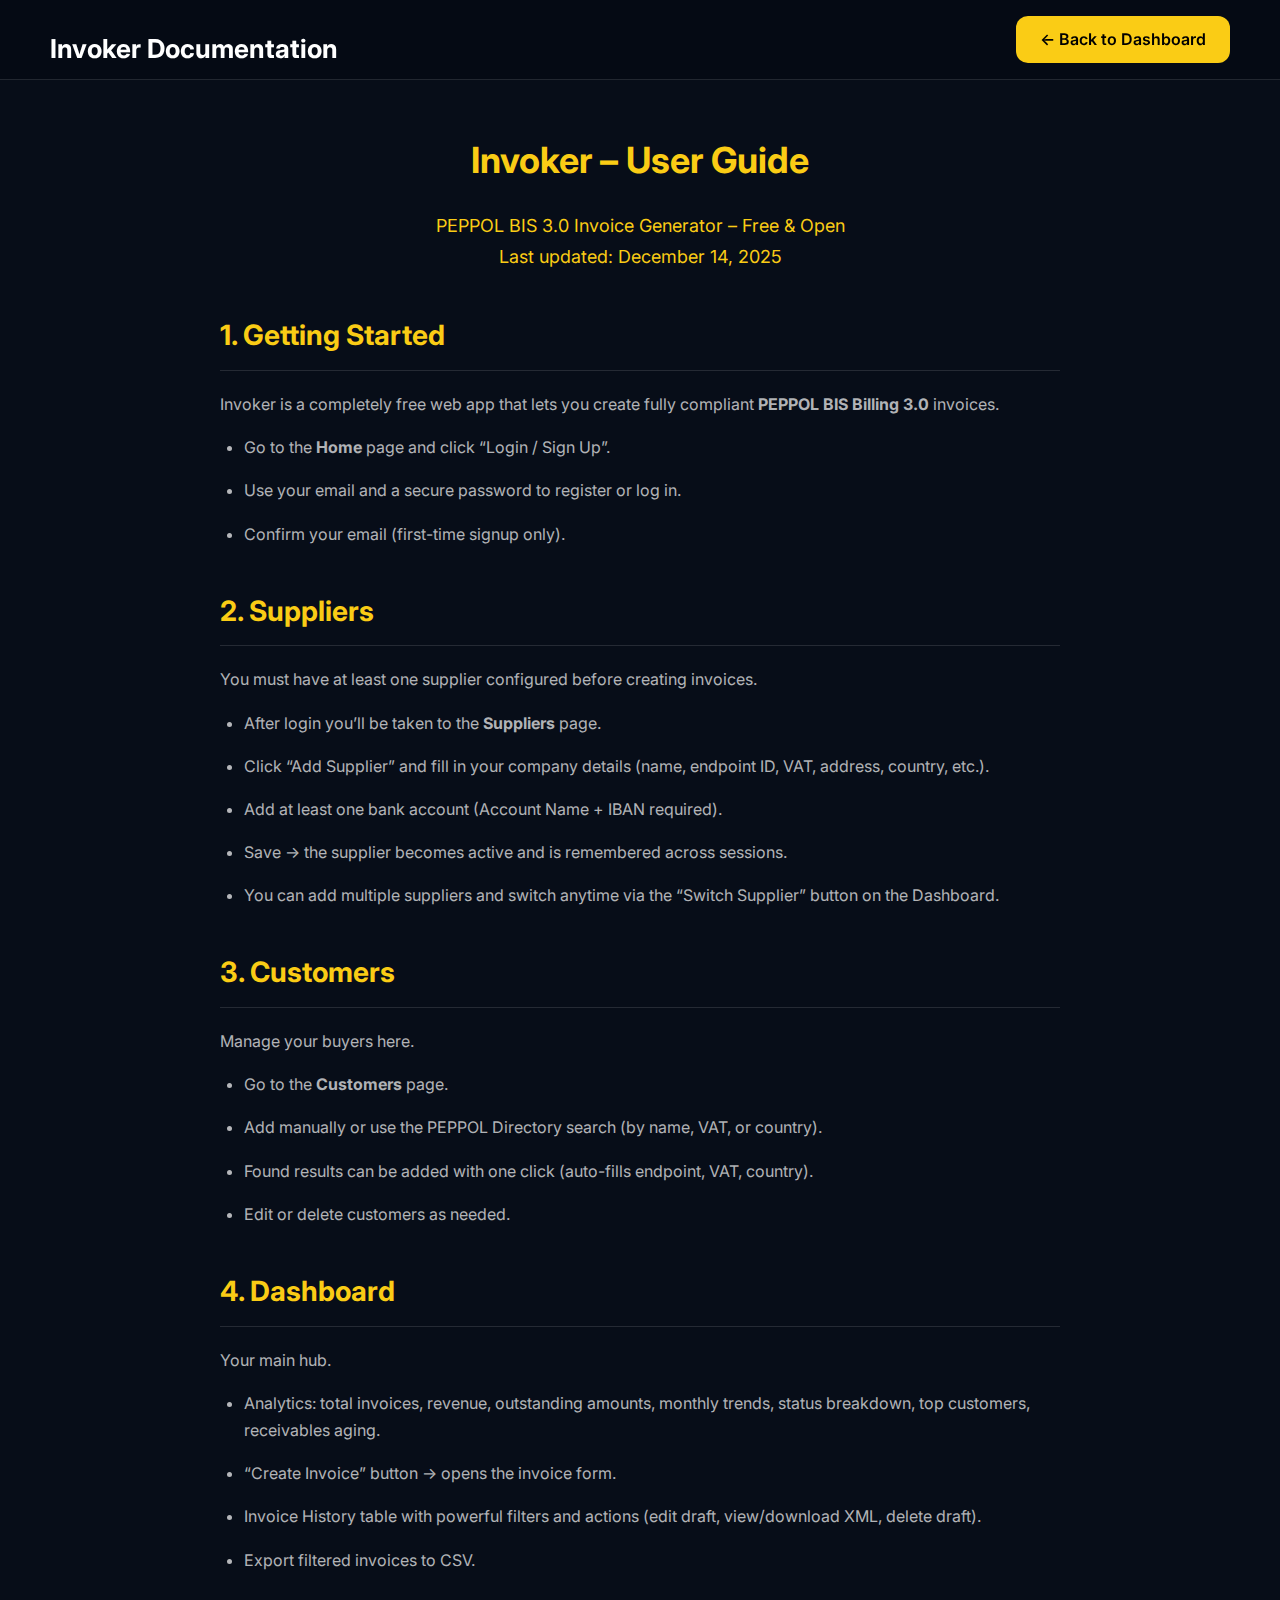
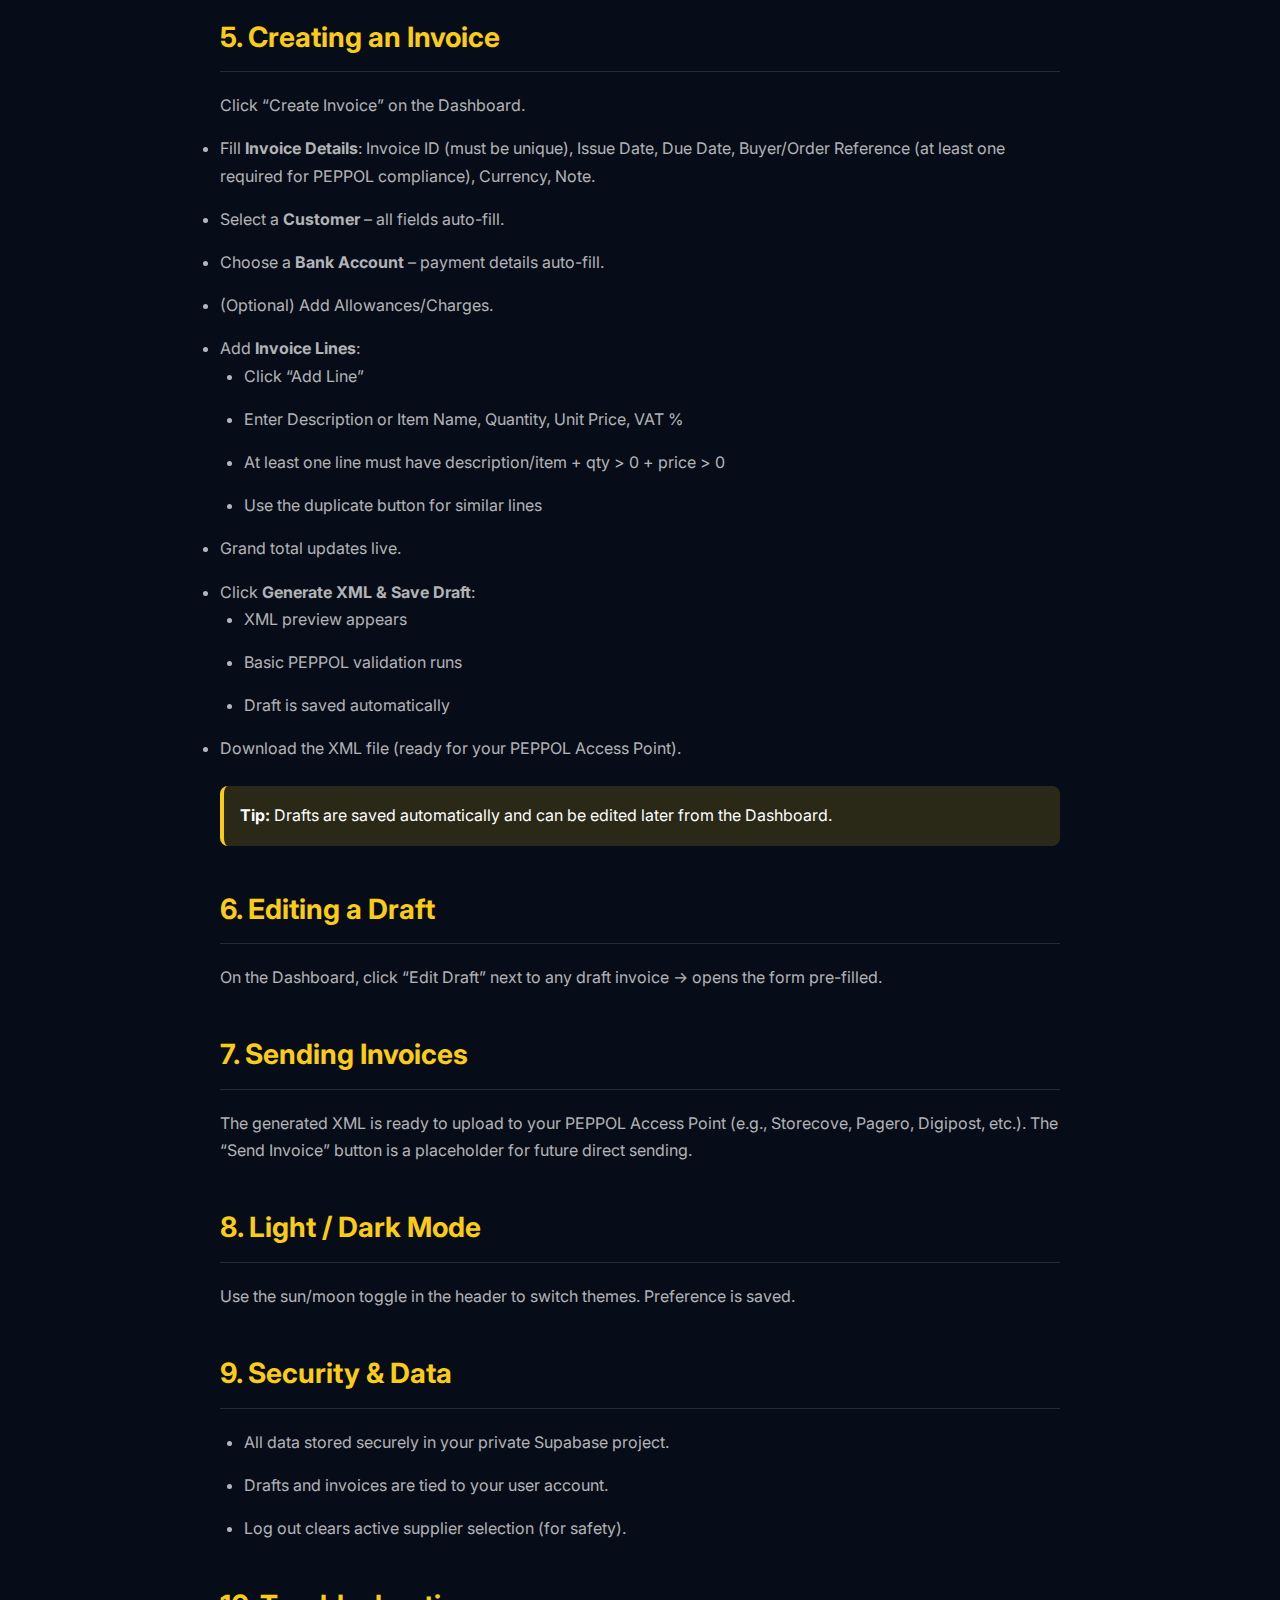
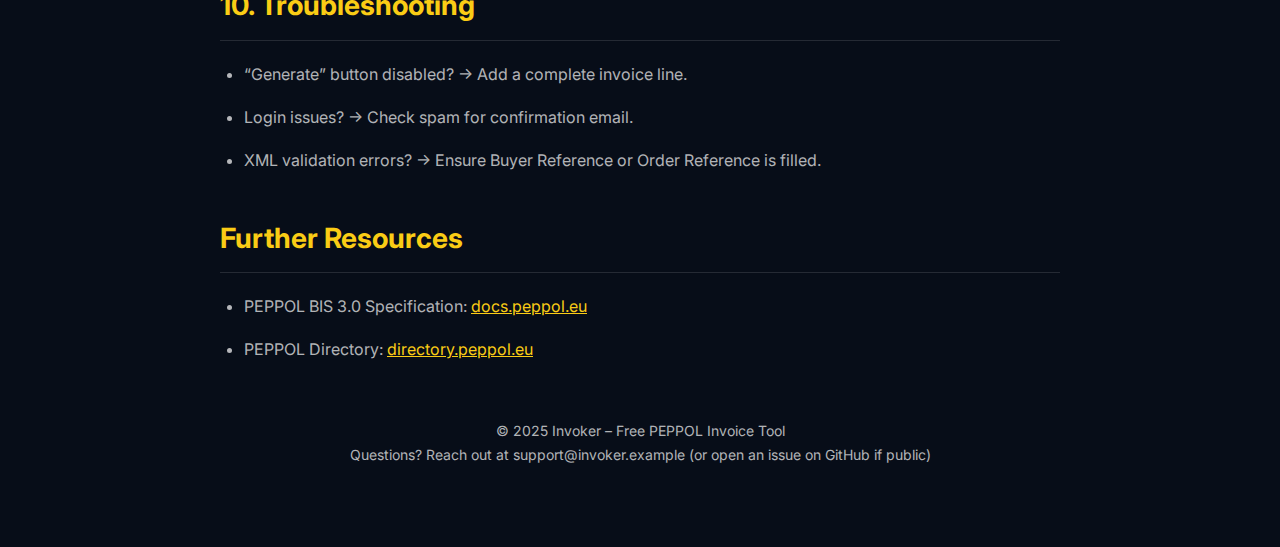
<file: docs.html>
<!DOCTYPE html>
<html lang="en">
<head>
<meta charset="UTF-8">
<meta name="viewport" content="width=device-width, initial-scale=1.0">
<title>Invoker – User Guide & Documentation</title>
<link href="https://fonts.googleapis.com/css2?family=Inter:wght@400;500;600;700&display=swap" rel="stylesheet">
<style>
:root {
    --bg-dark: #070d18;
    --bg-darker: #050a14;
    --primary: #2563eb;
    --accent: #facc15;
    --white: #ffffff;
    --glass: rgba(255, 255, 255, 0.06);
    --border: rgba(255, 255, 255, 0.12);
    --text-secondary: rgba(255, 255, 255, 0.7);
}

* { box-sizing: border-box; margin:0; padding:0; }

body {
    font-family: 'Inter', sans-serif;
    background: var(--bg-dark);
    color: var(--white);
    line-height: 1.7;
    padding-top: 90px;
}

header {
    position: fixed;
    top: 0;
    left: 0;
    right: 0;
    height: 80px;
    display: flex;
    justify-content: space-between;
    align-items: center;
    padding: 0 50px;
    background: rgba(5, 10, 20, 0.85);
    backdrop-filter: blur(20px);
    border-bottom: 1px solid var(--border);
    z-index: 1000;
}

header h1 {
    font-size: 26px;
    font-weight: 700;
    color: var(--white);
}

.back-btn {
    padding: 10px 24px;
    background: var(--accent);
    color: #000;
    border-radius: 12px;
    text-decoration: none;
    font-weight: 600;
}

.back-btn:hover {
    background: #fde047;
    transform: translateY(-2px);
}

.container {
    max-width: 900px;
    margin: 40px auto;
    padding: 0 30px;
}

h1, h2, h3 {
    color: var(--accent);
    margin: 40px 0 20px 0;
}

h1 { font-size: 36px; text-align: center; }
h2 { font-size: 28px; border-bottom: 1px solid var(--border); padding-bottom: 10px; }
h3 { font-size: 22px; }

p, li { margin-bottom: 16px; color: var(--text-secondary); }

ul { padding-left: 24px; }
li { list-style: disc; }

code {
    background: rgba(255,255,255,0.08);
    padding: 2px 8px;
    border-radius: 6px;
    font-size: 90%;
}

.note {
    background: rgba(250, 204, 21, 0.15);
    border-left: 4px solid var(--accent);
    padding: 16px;
    border-radius: 8px;
    margin: 24px 0;
}

footer {
    text-align: center;
    padding: 40px 0;
    color: var(--text-secondary);
    font-size: 14px;
}
</style>
</head>
<body>

<header>
    <h1>Invoker Documentation</h1>
    <a href="dashboard.html" class="back-btn">← Back to Dashboard</a>
</header>

<div class="container">

<h1>Invoker – User Guide</h1>
<p style="text-align:center; font-size:18px; color:var(--accent);">
    PEPPOL BIS 3.0 Invoice Generator – Free & Open<br>
    Last updated: December 14, 2025
</p>

<h2>1. Getting Started</h2>
<p>Invoker is a completely free web app that lets you create fully compliant <strong>PEPPOL BIS Billing 3.0</strong> invoices.</p>
<ul>
    <li>Go to the <strong>Home</strong> page and click “Login / Sign Up”.</li>
    <li>Use your email and a secure password to register or log in.</li>
    <li>Confirm your email (first-time signup only).</li>
</ul>

<h2>2. Suppliers</h2>
<p>You must have at least one supplier configured before creating invoices.</p>
<ul>
    <li>After login you’ll be taken to the <strong>Suppliers</strong> page.</li>
    <li>Click “Add Supplier” and fill in your company details (name, endpoint ID, VAT, address, country, etc.).</li>
    <li>Add at least one bank account (Account Name + IBAN required).</li>
    <li>Save → the supplier becomes active and is remembered across sessions.</li>
    <li>You can add multiple suppliers and switch anytime via the “Switch Supplier” button on the Dashboard.</li>
</ul>

<h2>3. Customers</h2>
<p>Manage your buyers here.</p>
<ul>
    <li>Go to the <strong>Customers</strong> page.</li>
    <li>Add manually or use the PEPPOL Directory search (by name, VAT, or country).</li>
    <li>Found results can be added with one click (auto-fills endpoint, VAT, country).</li>
    <li>Edit or delete customers as needed.</li>
</ul>

<h2>4. Dashboard</h2>
<p>Your main hub.</p>
<ul>
    <li>Analytics: total invoices, revenue, outstanding amounts, monthly trends, status breakdown, top customers, receivables aging.</li>
    <li>“Create Invoice” button → opens the invoice form.</li>
    <li>Invoice History table with powerful filters and actions (edit draft, view/download XML, delete draft).</li>
    <li>Export filtered invoices to CSV.</li>
</ul>

<h2>5. Creating an Invoice</h2>
<p>Click “Create Invoice” on the Dashboard.</p>
<ol>
    <li>Fill <strong>Invoice Details</strong>: Invoice ID (must be unique), Issue Date, Due Date, Buyer/Order Reference (at least one required for PEPPOL compliance), Currency, Note.</li>
    <li>Select a <strong>Customer</strong> – all fields auto-fill.</li>
    <li>Choose a <strong>Bank Account</strong> – payment details auto-fill.</li>
    <li>(Optional) Add Allowances/Charges.</li>
    <li>Add <strong>Invoice Lines</strong>:
        <ul>
            <li>Click “Add Line”</li>
            <li>Enter Description or Item Name, Quantity, Unit Price, VAT %</li>
            <li>At least one line must have description/item + qty > 0 + price > 0</li>
            <li>Use the duplicate button for similar lines</li>
        </ul>
    </li>
    <li>Grand total updates live.</li>
    <li>Click <strong>Generate XML & Save Draft</strong>:
        <ul>
            <li>XML preview appears</li>
            <li>Basic PEPPOL validation runs</li>
            <li>Draft is saved automatically</li>
        </ul>
    </li>
    <li>Download the XML file (ready for your PEPPOL Access Point).</li>
</ol>

<div class="note">
    <strong>Tip:</strong> Drafts are saved automatically and can be edited later from the Dashboard.
</div>

<h2>6. Editing a Draft</h2>
<p>On the Dashboard, click “Edit Draft” next to any draft invoice → opens the form pre-filled.</p>

<h2>7. Sending Invoices</h2>
<p>The generated XML is ready to upload to your PEPPOL Access Point (e.g., Storecove, Pagero, Digipost, etc.). The “Send Invoice” button is a placeholder for future direct sending.</p>

<h2>8. Light / Dark Mode</h2>
<p>Use the sun/moon toggle in the header to switch themes. Preference is saved.</p>

<h2>9. Security & Data</h2>
<ul>
    <li>All data stored securely in your private Supabase project.</li>
    <li>Drafts and invoices are tied to your user account.</li>
    <li>Log out clears active supplier selection (for safety).</li>
</ul>

<h2>10. Troubleshooting</h2>
<ul>
    <li>“Generate” button disabled? → Add a complete invoice line.</li>
    <li>Login issues? → Check spam for confirmation email.</li>
    <li>XML validation errors? → Ensure Buyer Reference or Order Reference is filled.</li>
</ul>

<h2>Further Resources</h2>
<ul>
    <li>PEPPOL BIS 3.0 Specification: <a href="https://docs.peppol.eu/poacc/billing/3.0/" style="color:var(--accent);">docs.peppol.eu</a></li>
    <li>PEPPOL Directory: <a href="https://directory.peppol.eu/" style="color:var(--accent);">directory.peppol.eu</a></li>
</ul>

<footer>
    © 2025 Invoker – Free PEPPOL Invoice Tool<br>
    Questions? Reach out at support@invoker.example (or open an issue on GitHub if public)
</footer>

</div>
</body>
</html>
</file>
